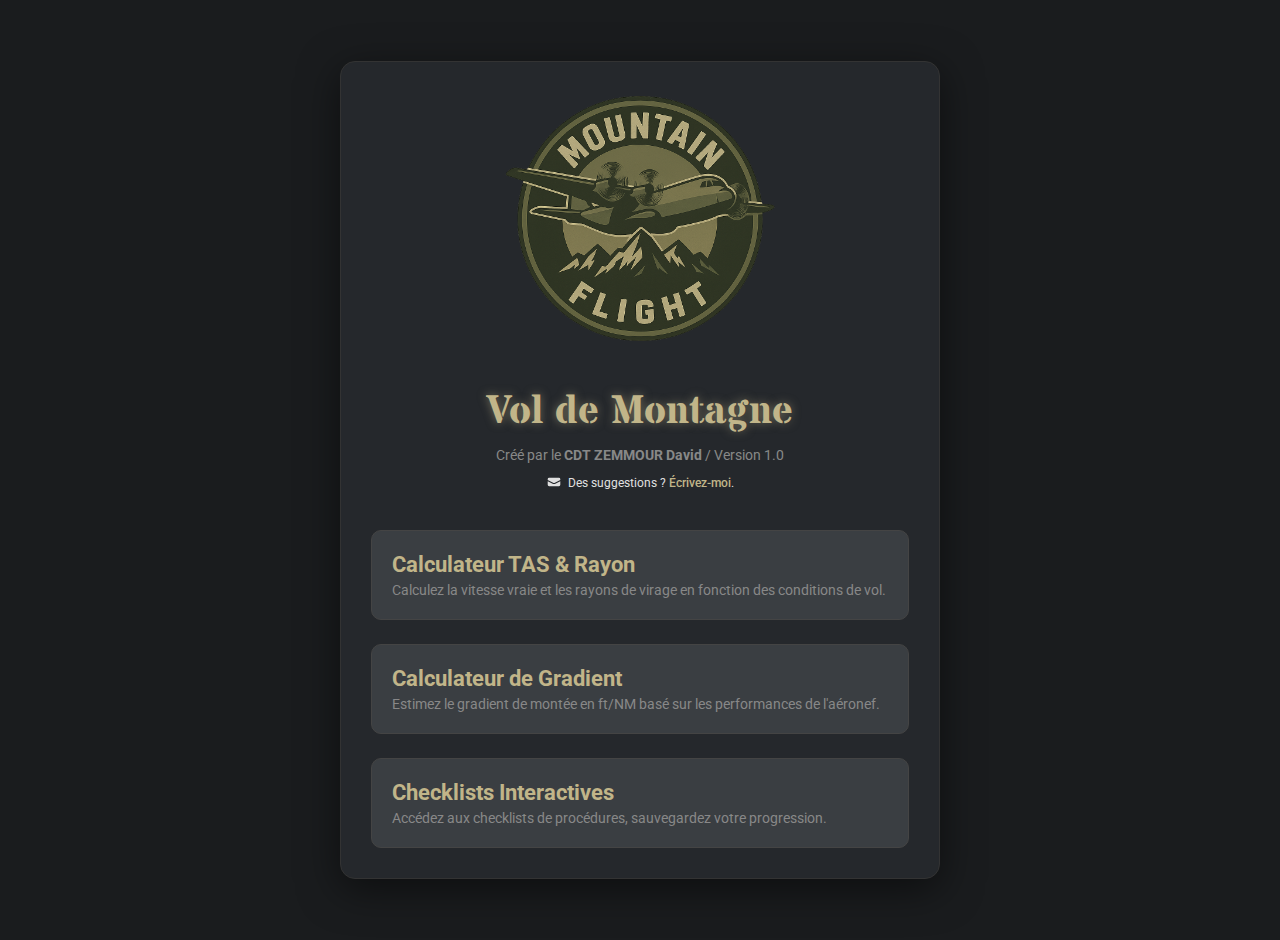
<file: index.html>
<!DOCTYPE html>
<html lang="fr">
<head>
    <script src="layout.js"></script>
    <script>generateHead('Vol de Montagne');</script>
</head>
<body>
    <div class="container home-container">
        <img src="logocalc.png" alt="Logo" class="header-logo">
        <h1>Vol de Montagne</h1>
        
        <div class="header-credits" style="margin-bottom: 2.5rem;">
            <div style="font-size: 0.9rem; color: var(--text-muted-color);">Créé par le <strong>CDT ZEMMOUR David</strong> / Version 1.0</div>
            <div class="header-contact">
                <svg class="contact-icon" xmlns="http://www.w3.org/2000/svg" viewBox="0 0 20 20" fill="currentColor"><path d="M3 4a2 2 0 0 0-2 2v1.161l8.441 4.221a1.25 1.25 0 0 0 1.118 0L19 7.162V6a2 2 0 0 0-2-2H3Z" /><path d="M19 8.839l-7.77 3.885a2.75 2.75 0 0 1-2.46 0L1 8.839V14a2 2 0 0 0 2 2h14a2 2 0 0 0 2-2V8.839Z" /></svg>
                <span>Des suggestions ? <a href="mailto:david.zemmour@intradef.gouv.fr?subject=Application%20Vol%20de%20Montagne%20-%20Suggestion">Écrivez-moi</a>.</span>
            </div>
        </div>

        <div class="app-grid">
            <a href="tas_calculator.html" class="app-button">
                <h2>Calculateur TAS & Rayon</h2>
                <p>Calculez la vitesse vraie et les rayons de virage en fonction des conditions de vol.</p>
            </a>
            
            <a href="gradient_calculator.html" class="app-button">
                <h2>Calculateur de Gradient</h2>
                <p>Estimez le gradient de montée en ft/NM basé sur les performances de l'aéronef.</p>
            </a>

            <!-- NOUVEAU BLOC AJOUTÉ -->
            <a href="checklists.html" class="app-button">
                <h2>Checklists Interactives</h2>
                <p>Accédez aux checklists de procédures, sauvegardez votre progression.</p>
            </a>
            <!-- FIN DU BLOC AJOUTÉ -->
        </div>
    </div>
    
    <script>generateFooterScripts();</script>
</body>
</html>
</file>
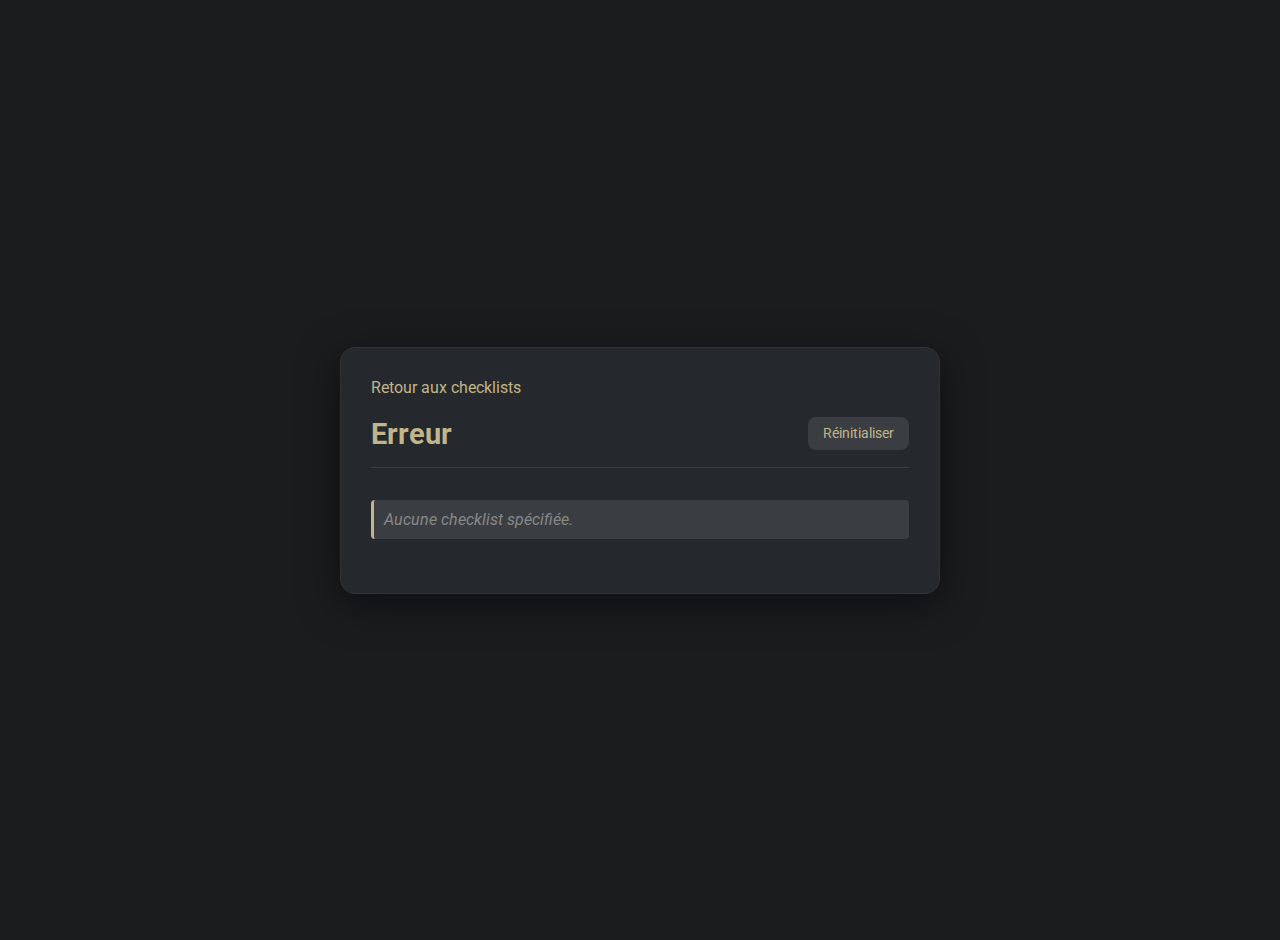
<file: checklist_viewer.html>
<!DOCTYPE html>
<html lang="fr">
<head>
    <script src="layout.js"></script>
    <script>generateHead('Checklist');</script>
</head>
<body>
    <div class="container">
        <a href="checklists.html" style="color: var(--primary-color); text-decoration: none; display: inline-block; margin-bottom: 20px;"><i class="fa-solid fa-arrow-left"></i> Retour aux checklists</a>

        <div class="checklist-header-controls">
            <h1 id="checklist-title">Chargement...</h1>
            <button id="reset-button" class="details-trigger" style="font-size: 0.9em; padding: 8px 15px; width: auto;"><i class="fa-solid fa-arrows-rotate"></i> Réinitialiser</button>
        </div>

        <div id="checklist-container" style="margin-top: 2rem;">
            <!-- Le contenu de la checklist sera injecté ici par le script -->
        </div>
    </div>

    <script>generateFooterScripts(['checklist_data.js', 'checklist.js']);</script>
</body>
</html>
</file>
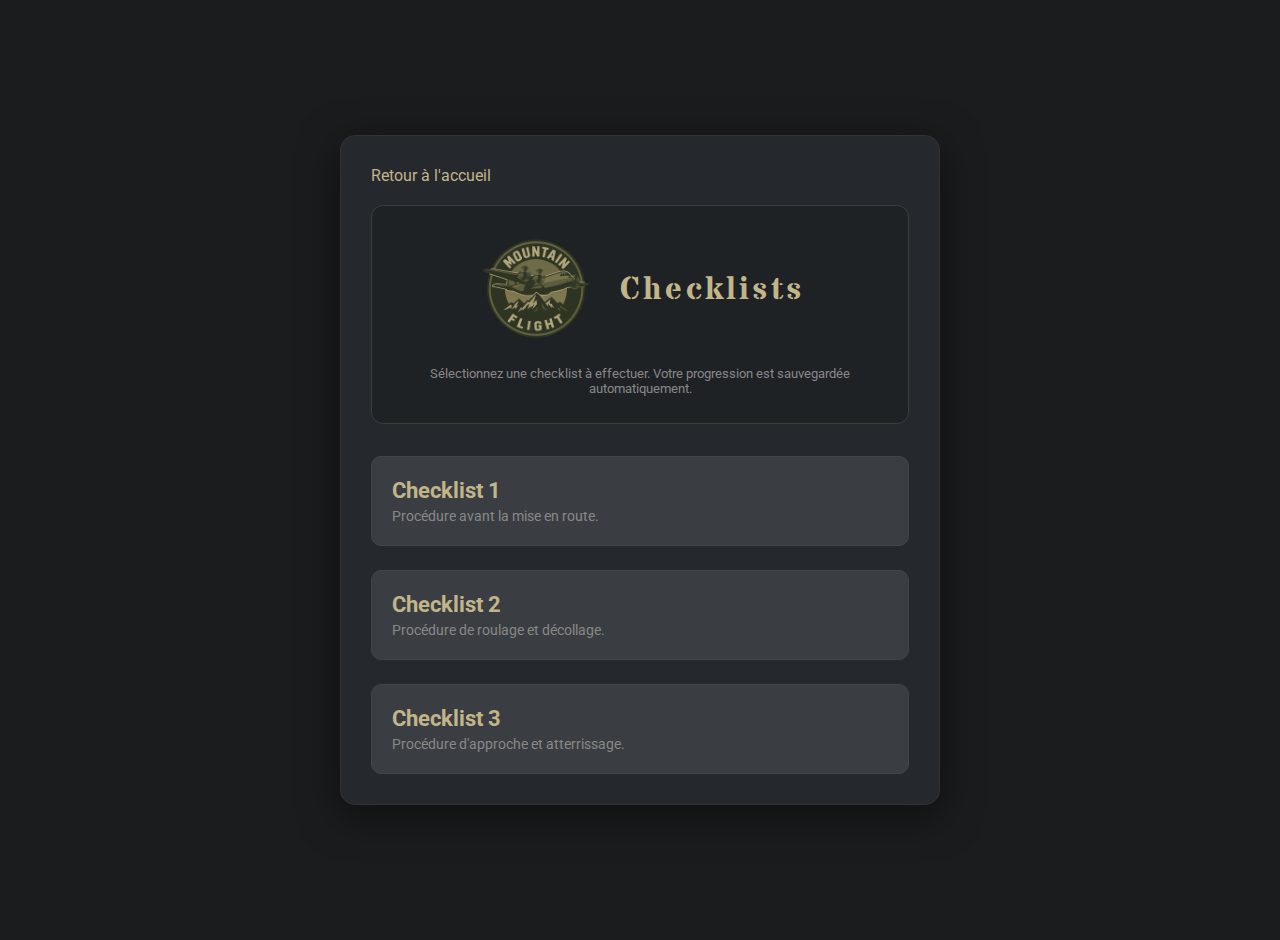
<file: checklists.html>
<!DOCTYPE html>
<html lang="fr">
<head>
    <script src="layout.js"></script>
    <script>generateHead('Sélection de la Checklist');</script>
</head>
<body>
    <div class="container">
        <!-- Bouton retour -->
        <a href="index.html" style="color: var(--primary-color); text-decoration: none; display: inline-block; margin-bottom: 20px;"><i class="fa-solid fa-arrow-left"></i> Retour à l'accueil</a>

        <header class="header-immersive">
            <div class="header-main">
                <img src="logocalc.png" alt="Logo Checklist" class="header-logo">
                <h1>Checklists</h1>
            </div>
             <div class="header-credits">
                <p>Sélectionnez une checklist à effectuer. Votre progression est sauvegardée automatiquement.</p>
            </div>
        </header>

        <div class="app-grid" style="margin-top: 2rem;">
            <a href="checklist_viewer.html?id=checklist1" class="app-button">
                <h2>Checklist 1</h2>
                <p>Procédure avant la mise en route.</p>
            </a>
            <a href="checklist_viewer.html?id=checklist2" class="app-button">
                <h2>Checklist 2</h2>
                <p>Procédure de roulage et décollage.</p>
            </a>
            <a href="checklist_viewer.html?id=checklist3" class="app-button">
                <h2>Checklist 3</h2>
                <p>Procédure d'approche et atterrissage.</p>
            </a>
        </div>
    </div>
    
    <script>generateFooterScripts();</script>
</body>
</html>
</file>
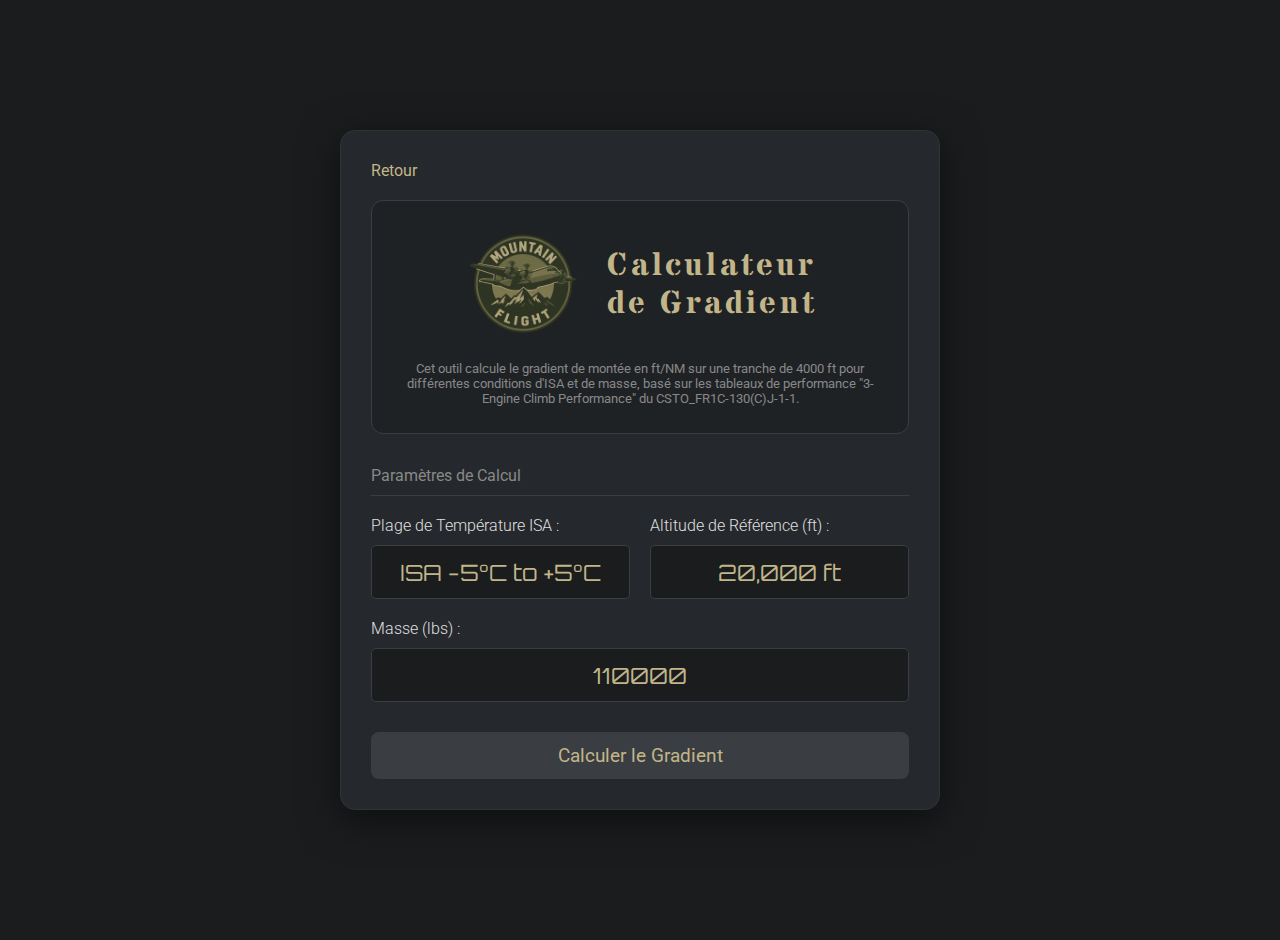
<file: gradient_calculator.html>
<!DOCTYPE html>
<html lang="fr">
<head>
    <script src="layout.js"></script>
    <script>generateHead('Calculateur de Gradient de Montée');</script>
</head>
<body>
    <div class="container">
        <!-- Bouton retour -->
        <a href="index.html" style="color: var(--primary-color); text-decoration: none; display: inline-block; margin-bottom: 20px;"><i class="fa-solid fa-arrow-left"></i> Retour</a>

        <header class="header-immersive">
            <div class="header-main">
                <img src="logocalc.png" alt="Logo Calculateur" class="header-logo">
                <h1>Calculateur<br>de Gradient</h1>
            </div>
             <div class="header-credits">
                <!-- MODIFICATION : Le texte a été remplacé par la description détaillée -->
                <p>Cet outil calcule le gradient de montée en ft/NM sur une tranche de 4000 ft pour différentes conditions d'ISA et de masse, basé sur les tableaux de performance "3-Engine Climb Performance" du CSTO_FR1C-130(C)J-1-1.</p>
            </div>
        </header>

        <!-- L'ancien paragraphe descriptif qui était ici a été supprimé -->

        <div class="input-section" style="margin-top: 2rem;"> <!-- Ajout d'une marge pour compenser la suppression du paragraphe -->
            <h4>Paramètres de Calcul</h4>
            <div class="input-grid">
                <div class="input-group">
                    <label for="isa-range">Plage de Température ISA :</label>
                    <select id="isa-range"></select>
                </div>
                <div class="input-group">
                    <label for="altitude">Altitude de Référence (ft) :</label>
                    <select id="altitude"></select>
                </div>
            </div>
            <div class="input-group" style="margin-top: 20px;">
                <label for="mass">Masse (lbs) :</label>
                <input type="number" id="mass" value="110000" min="85000" max="175000" step="100">
            </div>
        </div>

        <button id="calculate-button" class="details-trigger" style="margin-top: 30px; text-align: center; font-size: 1.2em;">Calculer le Gradient</button>

        <div id="main-result-panel" class="result-panel" style="display:none; margin-top: 30px; padding: 20px;">
            <!-- Le résultat principal sera injecté ici par le script -->
        </div>
        
        <div id="details-panel" style="display:none; margin-top: 20px;">
             <!-- Les détails seront injectés ici par le script -->
        </div>
    </div>

    <script>generateFooterScripts(['performance_data.js', 'gradient_calculator.js']);</script>
</body>
</html>
</file>
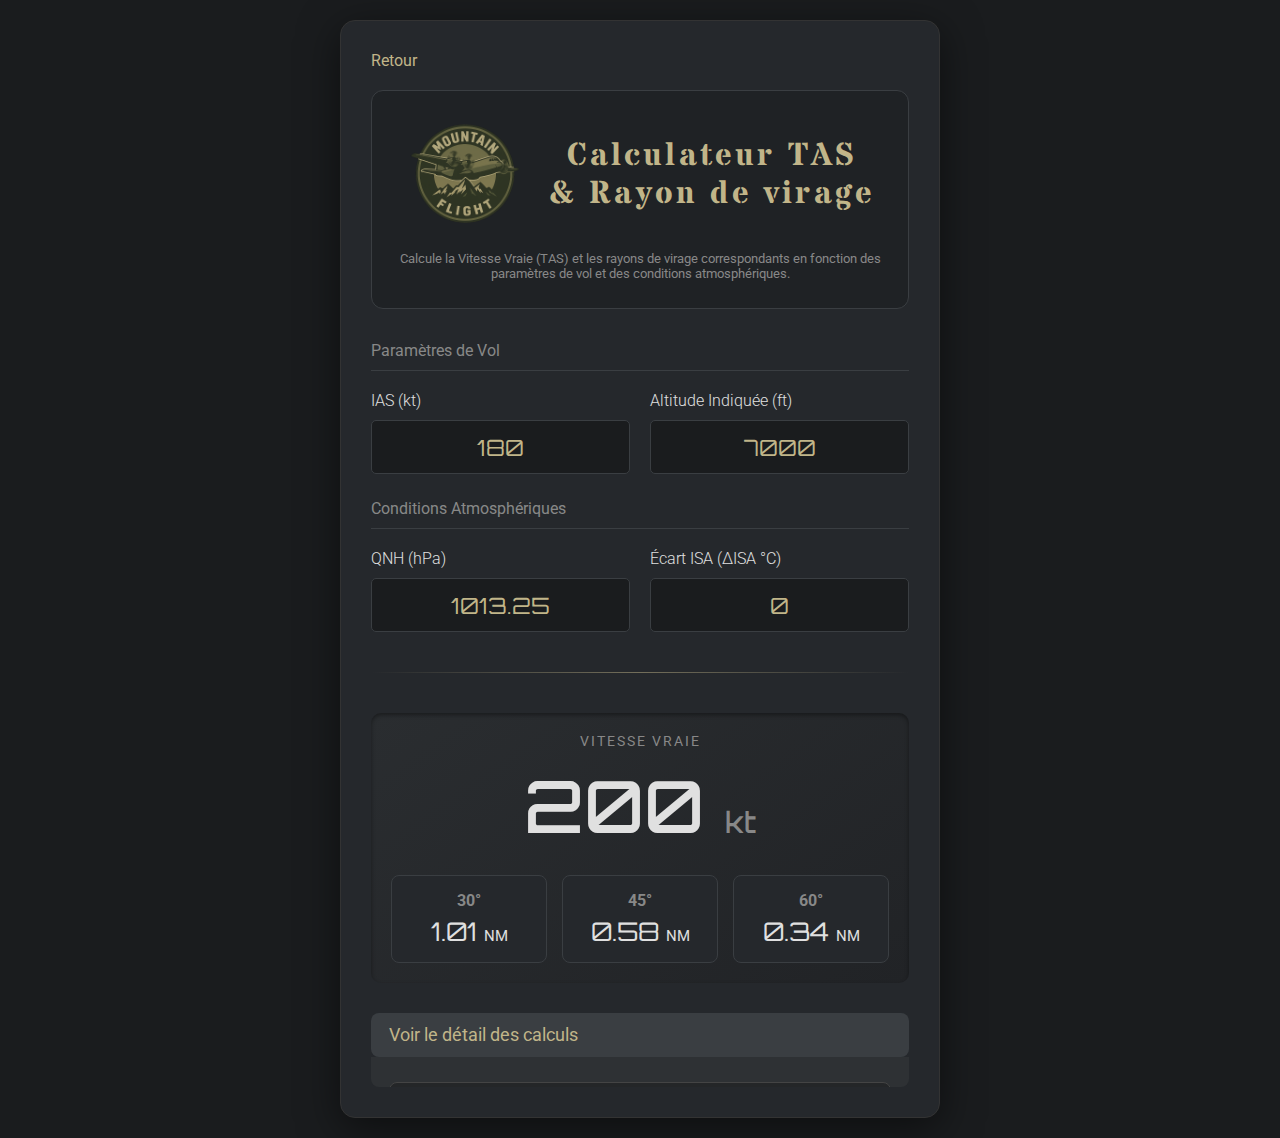
<file: tas_calculator.html>
<!DOCTYPE html>
<html lang="fr">
<head>
    <script src="layout.js"></script>
    <script>generateHead('Calculateur TAS & Rayon de virage');</script>
</head>
<body>
    <div class="container">
        <!-- Bouton retour -->
        <a href="index.html" style="color: var(--primary-color); text-decoration: none; display: inline-block; margin-bottom: 20px;"><i class="fa-solid fa-arrow-left"></i> Retour</a>

        <header class="header-immersive">
            <div class="header-main">
                <img src="logocalc.png" alt="Logo Calculateur" class="header-logo">
                <h1>Calculateur TAS<br>& Rayon de virage</h1>
            </div>
            <div class="header-credits">
                <p>Calcule la Vitesse Vraie (TAS) et les rayons de virage correspondants en fonction des paramètres de vol et des conditions atmosphériques.</p>
            </div>
        </header>

        <div class="input-section">
            <h4>Paramètres de Vol</h4>
            <div class="input-grid">
                <div class="input-group"><label>IAS (kt)</label><input type="number" id="ias-input" min="100" max="300" value="180"></div>
                <div class="input-group"><label>Altitude Indiquée (ft)</label><input type="number" id="altitude-input" min="0" max="40000" value="7000"></div>
            </div>
            <h4>Conditions Atmosphériques</h4>
            <div class="input-grid">
                <div class="input-group"><label>QNH (hPa)</label><input type="number" id="qnh-input" min="950" max="1050" value="1013.25" step="0.25"></div>
                <div class="input-group"><label>Écart ISA (ΔISA °C)</label><input type="number" id="delta-isa-input" min="-20" max="20" value="0"></div>
            </div>
        </div>

        <hr>

        <div class="result-panel">
            <div class="tas-result"><h3>Vitesse Vraie</h3><div id="tas-value"></div></div>
            <div class="radius-results">
                <div class="radius-grid">
                    <div class="radius-item"><span class="angle">30°</span><span class="value" id="radius-30"></span></div>
                    <div class="radius-item"><span class="angle">45°</span><span class="value" id="radius-45"></span></div>
                    <div class="radius-item"><span class="angle">60°</span><span class="value" id="radius-60"></span></div>
                </div>
            </div>
        </div>

        <div class="details-accordion">
            <button class="details-trigger">Voir le détail des calculs <span class="icon"><i class="fa-solid fa-chevron-down"></i></span></button>
            <div class="details-content" id="details-container"></div>
        </div>
    </div>

    <script>generateFooterScripts(['calculator.js']);</script>
</body>
</html>
</file>
